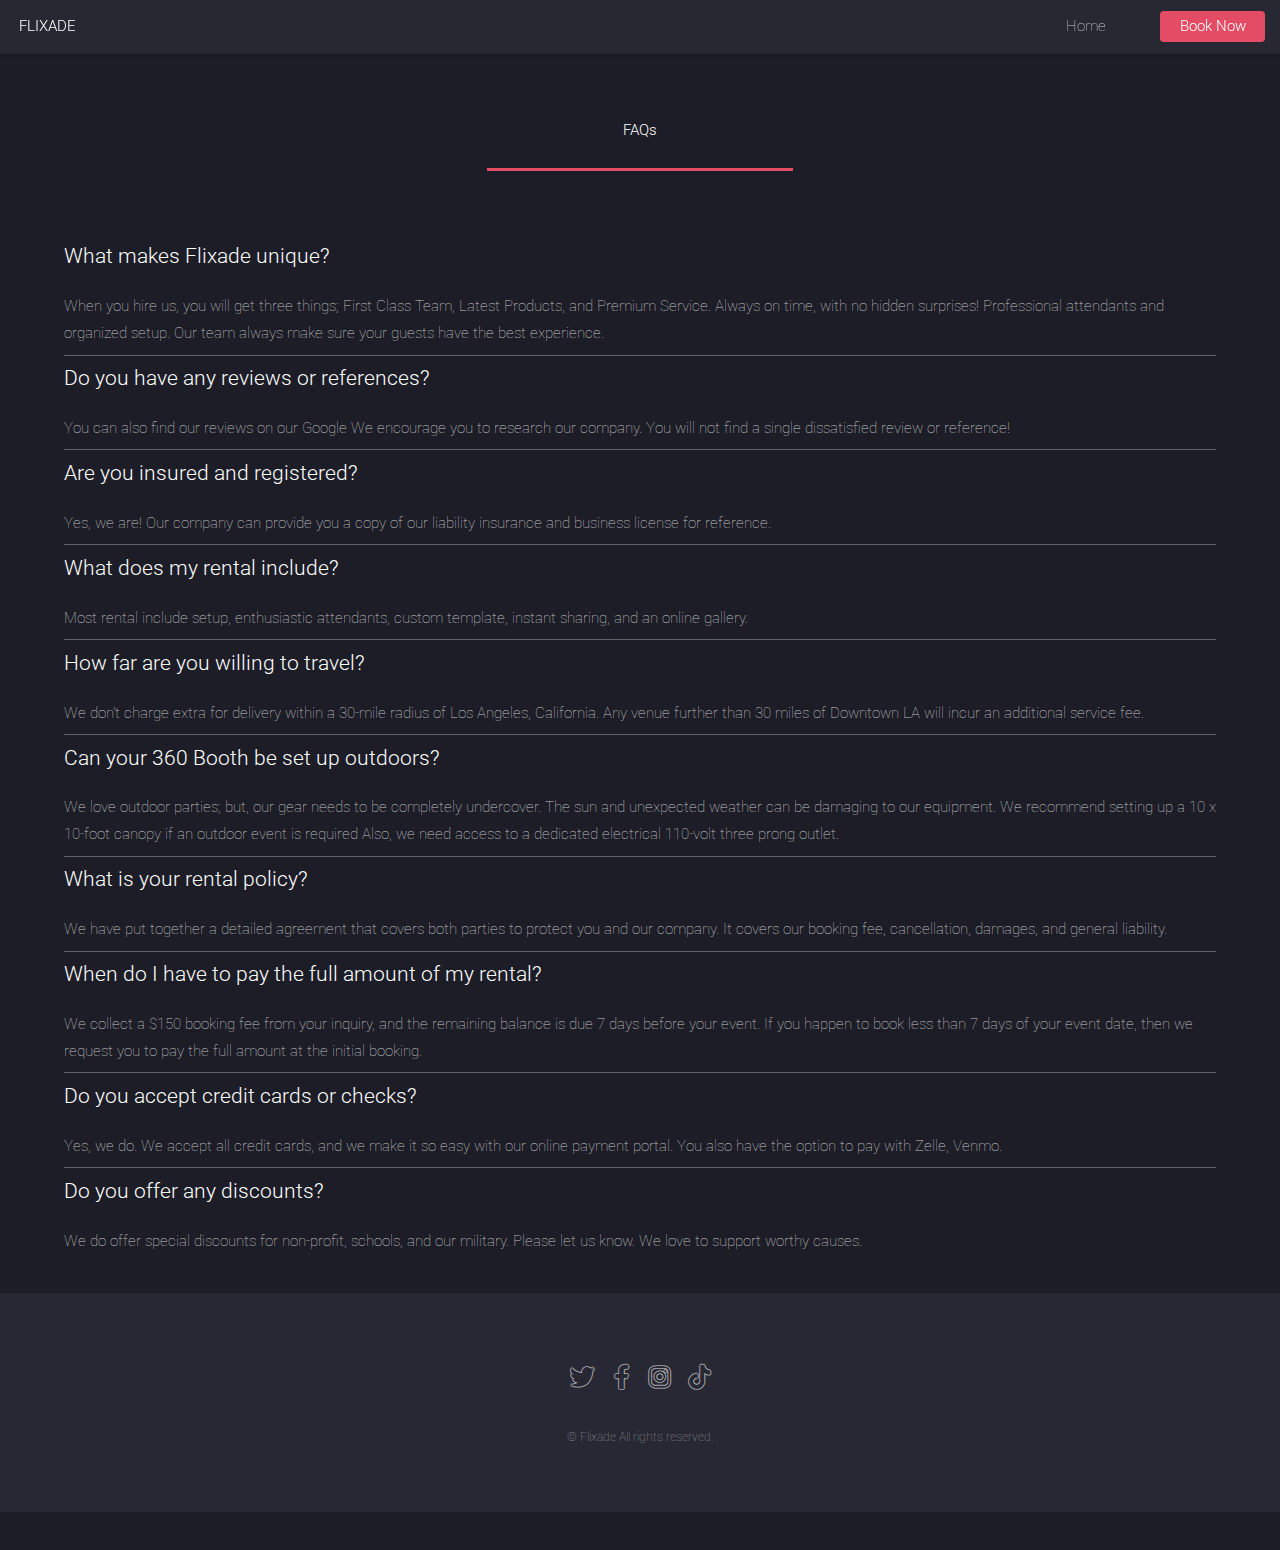
<file: FAQs.html>
<!DOCTYPE HTML>

<html>
	<head>
		<title>Flixade</title>
		<meta charset="utf-8" />
		<meta name="viewport" content="width=device-width, initial-scale=1, user-scalable=no" />
		<link rel="stylesheet" href="css/main.css" />
		<noscript><link rel="stylesheet" href="css/noscript.css" /></noscript>
	</head>
	<body class="is-preload">
		<div id="page-wrapper">

			<!-- Header -->
				<header id="header">
					<h1 id="logo"><a href="Home.html">FLIXADE</a></h1>
					<nav id="nav">
						<ul>
							<li><a href="Home.html">Home</a></li>
							<li>
							</li>
						<li><a href="https://flixade.checkcherry.com/reservation/start" class="button primary">Book Now</a></li>
						</ul>
					</nav>
				</header>

			<!-- Main -->
				<div id="main" class="wrapper style1">
					<div class="container">
						<header class="major">
							<h1>FAQs</h1>
						</header>
						<!-- Lists -->
							<section>
										<ul class="alt">
											<li><h3>What makes Flixade unique?</h3>When you hire us, you will get three things; First Class Team, Latest Products, and Premium Service. Always on time, with no hidden surprises! Professional attendants and organized setup. Our team always make sure your guests have the best experience.</li>
											<li><h3>Do you have any reviews or references?</h3>You can also find our reviews on our Google We encourage you to research our company. You will not find a single dissatisfied review or reference!</li>
											<li><h3>Are you insured and registered?</h3>Yes, we are! Our company can provide you a copy of our liability insurance and business license for reference.</li>
											<li><h3>What does my rental include?</h3>Most rental include setup, enthusiastic attendants, custom template, instant sharing, and an online gallery.</li>
										 <li><h3>How far are you willing to travel?</h3>We don’t charge extra for delivery within a 30-mile radius of Los Angeles, California. Any venue further than 30 miles of Downtown LA will incur an additional service fee.</li>
										<li><h3>Can your 360 Booth be set up outdoors?</h3>We love outdoor parties; but, our gear needs to be completely undercover. The sun and unexpected weather can be damaging to our equipment. We recommend setting up a 10 x 10-foot canopy if an outdoor event is required 
Also, we need access to a dedicated electrical 110-volt three prong outlet.</li>
									<li><h3>What is your rental policy?</h3>We have put together a detailed agreement that covers both parties to protect you and our company. It covers our booking fee, cancellation, damages, and general liability. 
</li>
			<li><h3>When do I have to pay the full amount of my rental?</h3>We collect a $150 booking fee from your inquiry, and the remaining balance is due 7 days before your event. If you happen to book less than 7 days of your event date, then we request you to pay the full amount at the initial booking. </li>
<li><h3>Do you accept credit cards or checks?</h3>Yes, we do. We accept all credit cards, and we make it so easy with our online payment portal. You also have the option to pay with Zelle, Venmo.</li>
<li><h3>Do you offer any discounts?</h3>We do offer special discounts for non-profit, schools, and our military. Please let us know. We love to support worthy causes.</li>
												</ul>

									</div>
			<!-- Footer -->
				<footer id="footer">
					<ul class="icons">
						<li><a href="https://twitter.com/bookflixade" class="icon brands alt fa-twitter"><span class="label">Twitter</span></a></li>
						<li><a href="https://facebook.com/bookflixade" class="icon brands alt fa-facebook-f"><span class="label">Facebook</span></a></li>
						<li><a href="https://instagram.com/bookflixade" class="icon brands alt fa-instagram"><span class="label">Instagram</span></a></li>
						<li><a href="https://tiktok.com/@bookflixade" class="icon brands alt fa-tiktok"><span class="label">Tiktok</span></a></li>
					</ul>
					<ul class="copyright">
						<li>&copy; Flixade All rights reserved.</li>
					</ul>
				</footer>

		</div>

		<!-- Scripts -->
			<script src="js/jquery.min.js"></script>
			<script src="js/jquery.scrolly.min.js"></script>
			<script src="js/jquery.dropotron.min.js"></script>
			<script src="js/jquery.scrollex.min.js"></script>
			<script src="js/browser.min.js"></script>
			<script src="js/breakpoints.min.js"></script>
			<script src="js/util.js"></script>
			<script src="js/main.js"></script>

	</body>
</html>
</file>
<file: css/noscript.css>
/*
	Landed by HTML5 UP
	html5up.net | @ajlkn
	Free for personal and commercial use under the CCA 3.0 license (html5up.net/license)
*/

/* Loader */

	body.landing.is-preload:before {
		display: none;
	}

	body.landing.is-preload:after {
		display: none;
	}
</file>
<file: css/main.css>
@import url("fontawesome-all.min.css");
@import url("https://fonts.googleapis.com/css?family=Roboto:100,300,100italic,300italic");

/*
	Landed by HTML5 UP
	html5up.net | @ajlkn
	Free for personal and commercial use under the CCA 3.0 license (html5up.net/license)
*/

html, body, div, span, applet, object,
iframe, h1, h2, h3, h4, h5, h6, p, blockquote,
pre, a, abbr, acronym, address, big, cite,
code, del, dfn, em, img, ins, kbd, q, s, samp,
small, strike, strong, sub, sup, tt, var, b,
u, i, center, dl, dt, dd, ol, ul, li, fieldset,
form, label, legend, table, caption, tbody,
tfoot, thead, tr, th, td, article, aside,
canvas, details, embed, figure, figcaption,
footer, header, hgroup, menu, nav, output, ruby,
section, summary, time, mark, audio, video {
	margin: 0;
	padding: 0;
	border: 0;
	font-size: 100%;
	font: inherit;
	vertical-align: baseline;}

article, aside, details, figcaption, figure,
footer, header, hgroup, menu, nav, section {
	display: block;}

body {
	line-height: 1;
}

ol, ul {
	list-style: none;
}

blockquote, q {
	quotes: none;
}

	blockquote:before, blockquote:after, q:before, q:after {
		content: '';
		content: none;
	}

table {
	border-collapse: collapse;
	border-spacing: 0;
}

body {
	-webkit-text-size-adjust: none;
}

mark {
	background-color: transparent;
	color: inherit;
}

input::-moz-focus-inner {
	border: 0;
	padding: 0;
}

input, select, textarea {
	-moz-appearance: none;
	-webkit-appearance: none;
	-ms-appearance: none;
	appearance: none;
}

/* Basic */

	html {
		box-sizing: border-box;
	}

	*, *:before, *:after {
		box-sizing: inherit;
	}

	html, body {
		background: #1c1d26;
	}

	body.is-preload *, body.is-preload *:before, body.is-preload *:after {
		-moz-animation: none !important;
		-webkit-animation: none !important;
		-ms-animation: none !important;
		animation: none !important;
		-moz-transition: none !important;
		-webkit-transition: none !important;
		-ms-transition: none !important;
		transition: none !important;
	}

	body, input, select, textarea {
		color: rgba(255, 255, 255, 0.75);
		font-family: "Roboto", Helvetica, sans-serif;
		font-size: 15pt;
		font-weight: 100;
		line-height: 1.75em;
	}

	a {
		-moz-transition: border-color 0.2s ease-in-out, color 0.2s ease-in-out;
		-webkit-transition: border-color 0.2s ease-in-out, color 0.2s ease-in-out;
		-ms-transition: border-color 0.2s ease-in-out, color 0.2s ease-in-out;
		transition: border-color 0.2s ease-in-out, color 0.2s ease-in-out;
		border-bottom: dotted 1px;
		color: #e44c65;
		text-decoration: none;
	}

		a:hover {
			color: #e44c65 !important;
			border-bottom-color: transparent;
		}

	strong, b {
		color: #ffffff;
		font-weight: 300;
	}

	em, i {
		font-style: italic;
	}

	p {
		margin: 0 0 2em 0;
	}

	h1, h2, h3, h4, h5, h6 {
		color: #ffffff;
		font-weight: 300;
		line-height: 1em;
		margin: 0 0 1em 0;
	}

		h1 a, h2 a, h3 a, h4 a, h5 a, h6 a {
			color: inherit;
			border: 0;
		}

	h2 {
		font-size: 2em;
		line-height: 1.5em;
		letter-spacing: -0.025em;
	}

	h3 {
		font-size: 1.35em;
		line-height: 1.5em;
	}

	h4 {
		font-size: 1.1em;
		line-height: 1.5em;
	}

	h5 {
		font-size: 0.9em;
		line-height: 1.5em;
	}

	h6 {
		font-size: 0.7em;
		line-height: 1.5em;
	}

	sub {
		font-size: 0.8em;
		position: relative;
		top: 0.5em;
	}

	sup {
		font-size: 0.8em;
		position: relative;
		top: -0.5em;
	}

	hr {
		border: 0;
		border-bottom: solid 1px rgba(255, 255, 255, 0.3);
		margin: 3em 0;
	}

		hr.major {
			margin: 4em 0;
		}

	blockquote {
		border-left: solid 4px rgba(255, 255, 255, 0.3);
		font-style: italic;
		margin: 0 0 2em 0;
		padding: 0.5em 0 0.5em 2em;
	}

	code {
		background: rgba(255, 255, 255, 0.075);
		border-radius: 4px;
		font-family: "Courier New", monospace;
		font-size: 0.9em;
		margin: 0 0.25em;
		padding: 0.25em 0.65em;
	}

	pre {
		-webkit-overflow-scrolling: touch;
		font-family: "Courier New", monospace;
		font-size: 0.9em;
		margin: 0 0 2em 0;
	}

		pre code {
			display: block;
			line-height: 1.75em;
			padding: 1em 1.5em;
			overflow-x: auto;
		}

	.align-left {
		text-align: left;
	}

	.align-center {
		text-align: center;
	}

	.align-right {
		text-align: right;
	}

/* Loader */

	@-moz-keyframes spinner-show {
		0% {
			opacity: 0;
		}

		100% {
			opacity: 1;
		}
	}

	@-webkit-keyframes spinner-show {
		0% {
			opacity: 0;
		}

		100% {
			opacity: 1;
		}
	}

	@-ms-keyframes spinner-show {
		0% {
			opacity: 0;
		}

		100% {
			opacity: 1;
		}
	}

	@keyframes spinner-show {
		0% {
			opacity: 0;
		}

		100% {
			opacity: 1;
		}
	}

	@-moz-keyframes spinner-hide {
		0% {
			color: rgba(255, 255, 255, 0.15);
			z-index: 100001;
			-moz-transform: scale(1) rotate(0deg);
			-webkit-transform: scale(1) rotate(0deg);
			-ms-transform: scale(1) rotate(0deg);
			transform: scale(1) rotate(0deg);
		}

		99% {
			color: #1c1d26;
			z-index: 100001;
			-moz-transform: scale(0.5) rotate(360deg);
			-webkit-transform: scale(0.5) rotate(360deg);
			-ms-transform: scale(0.5) rotate(360deg);
			transform: scale(0.5) rotate(360deg);
		}

		100% {
			color: #1c1d26;
			z-index: -1;
			-moz-transform: scale(0.5) rotate(360deg);
			-webkit-transform: scale(0.5) rotate(360deg);
			-ms-transform: scale(0.5) rotate(360deg);
			transform: scale(0.5) rotate(360deg);
		}
	}

	@-webkit-keyframes spinner-hide {
		0% {
			color: rgba(255, 255, 255, 0.15);
			z-index: 100001;
			-moz-transform: scale(1) rotate(0deg);
			-webkit-transform: scale(1) rotate(0deg);
			-ms-transform: scale(1) rotate(0deg);
			transform: scale(1) rotate(0deg);
		}

		99% {
			color: #1c1d26;
			z-index: 100001;
			-moz-transform: scale(0.5) rotate(360deg);
			-webkit-transform: scale(0.5) rotate(360deg);
			-ms-transform: scale(0.5) rotate(360deg);
			transform: scale(0.5) rotate(360deg);
		}

		100% {
			color: #1c1d26;
			z-index: -1;
			-moz-transform: scale(0.5) rotate(360deg);
			-webkit-transform: scale(0.5) rotate(360deg);
			-ms-transform: scale(0.5) rotate(360deg);
			transform: scale(0.5) rotate(360deg);
		}
	}

	@-ms-keyframes spinner-hide {
		0% {
			color: rgba(255, 255, 255, 0.15);
			z-index: 100001;
			-moz-transform: scale(1) rotate(0deg);
			-webkit-transform: scale(1) rotate(0deg);
			-ms-transform: scale(1) rotate(0deg);
			transform: scale(1) rotate(0deg);
		}

		99% {
			color: #1c1d26;
			z-index: 100001;
			-moz-transform: scale(0.5) rotate(360deg);
			-webkit-transform: scale(0.5) rotate(360deg);
			-ms-transform: scale(0.5) rotate(360deg);
			transform: scale(0.5) rotate(360deg);
		}

		100% {
			color: #1c1d26;
			z-index: -1;
			-moz-transform: scale(0.5) rotate(360deg);
			-webkit-transform: scale(0.5) rotate(360deg);
			-ms-transform: scale(0.5) rotate(360deg);
			transform: scale(0.5) rotate(360deg);
		}
	}

	@keyframes spinner-hide {
		0% {
			color: rgba(255, 255, 255, 0.15);
			z-index: 100001;
			-moz-transform: scale(1) rotate(0deg);
			-webkit-transform: scale(1) rotate(0deg);
			-ms-transform: scale(1) rotate(0deg);
			transform: scale(1) rotate(0deg);
		}

		99% {
			color: #1c1d26;
			z-index: 100001;
			-moz-transform: scale(0.5) rotate(360deg);
			-webkit-transform: scale(0.5) rotate(360deg);
			-ms-transform: scale(0.5) rotate(360deg);
			transform: scale(0.5) rotate(360deg);
		}

		100% {
			color: #1c1d26;
			z-index: -1;
			-moz-transform: scale(0.5) rotate(360deg);
			-webkit-transform: scale(0.5) rotate(360deg);
			-ms-transform: scale(0.5) rotate(360deg);
			transform: scale(0.5) rotate(360deg);
		}
	}

	@-moz-keyframes spinner-rotate {
		0% {
			-moz-transform: scale(1) rotate(0deg);
			-webkit-transform: scale(1) rotate(0deg);
			-ms-transform: scale(1) rotate(0deg);
			transform: scale(1) rotate(0deg);
		}

		100% {
			-moz-transform: scale(1) rotate(360deg);
			-webkit-transform: scale(1) rotate(360deg);
			-ms-transform: scale(1) rotate(360deg);
			transform: scale(1) rotate(360deg);
		}
	}

	@-webkit-keyframes spinner-rotate {
		0% {
			-moz-transform: scale(1) rotate(0deg);
			-webkit-transform: scale(1) rotate(0deg);
			-ms-transform: scale(1) rotate(0deg);
			transform: scale(1) rotate(0deg);
		}

		100% {
			-moz-transform: scale(1) rotate(360deg);
			-webkit-transform: scale(1) rotate(360deg);
			-ms-transform: scale(1) rotate(360deg);
			transform: scale(1) rotate(360deg);
		}
	}

	@-ms-keyframes spinner-rotate {
		0% {
			-moz-transform: scale(1) rotate(0deg);
			-webkit-transform: scale(1) rotate(0deg);
			-ms-transform: scale(1) rotate(0deg);
			transform: scale(1) rotate(0deg);
		}

		100% {
			-moz-transform: scale(1) rotate(360deg);
			-webkit-transform: scale(1) rotate(360deg);
			-ms-transform: scale(1) rotate(360deg);
			transform: scale(1) rotate(360deg);
		}
	}

	@keyframes spinner-rotate {
		0% {
			-moz-transform: scale(1) rotate(0deg);
			-webkit-transform: scale(1) rotate(0deg);
			-ms-transform: scale(1) rotate(0deg);
			transform: scale(1) rotate(0deg);
		}

		100% {
			-moz-transform: scale(1) rotate(360deg);
			-webkit-transform: scale(1) rotate(360deg);
			-ms-transform: scale(1) rotate(360deg);
			transform: scale(1) rotate(360deg);
		}
	}

	@-moz-keyframes overlay-hide {
		0% {
			opacity: 1;
			z-index: 100000;
		}

		15% {
			opacity: 1;
			z-index: 100000;
		}

		99% {
			opacity: 0;
			z-index: 100000;
		}

		100% {
			opacity: 0;
			z-index: -1;
		}
	}

	@-webkit-keyframes overlay-hide {
		0% {
			opacity: 1;
			z-index: 100000;
		}

		15% {
			opacity: 1;
			z-index: 100000;
		}

		99% {
			opacity: 0;
			z-index: 100000;
		}

		100% {
			opacity: 0;
			z-index: -1;
		}
	}

	@-ms-keyframes overlay-hide {
		0% {
			opacity: 1;
			z-index: 100000;
		}

		15% {
			opacity: 1;
			z-index: 100000;
		}

		99% {
			opacity: 0;
			z-index: 100000;
		}

		100% {
			opacity: 0;
			z-index: -1;
		}
	}

	@keyframes overlay-hide {
		0% {
			opacity: 1;
			z-index: 100000;
		}

		15% {
			opacity: 1;
			z-index: 100000;
		}

		99% {
			opacity: 0;
			z-index: 100000;
		}

		100% {
			opacity: 0;
			z-index: -1;
		}
	}

	body.landing {
		text-decoration: none;
	}

		body.landing:before {
			-moz-osx-font-smoothing: grayscale;
			-webkit-font-smoothing: antialiased;
			display: inline-block;
			font-style: normal;
			font-variant: normal;
			text-rendering: auto;
			line-height: 1;
			text-transform: none !important;
			font-family: 'Font Awesome 5 Free';
			font-weight: 900;
		}

		body.landing:before {
			-moz-animation: spinner-show 1.5s 1 0.25s ease forwards, spinner-hide 0.25s ease-in-out forwards !important;
			-webkit-animation: spinner-show 1.5s 1 0.25s ease forwards, spinner-hide 0.25s ease-in-out forwards !important;
			-ms-animation: spinner-show 1.5s 1 0.25s ease forwards, spinner-hide 0.25s ease-in-out forwards !important;
			animation: spinner-show 1.5s 1 0.25s ease forwards, spinner-hide 0.25s ease-in-out forwards !important;
			-moz-transform-origin: 50% 50%;
			-webkit-transform-origin: 50% 50%;
			-ms-transform-origin: 50% 50%;
			transform-origin: 50% 50%;
			color: rgba(255, 255, 255, 0.15);
			content: '\f1ce';
			cursor: default;
			display: block;
			font-size: 2em;
			height: 2em;
			left: 50%;
			line-height: 2em;
			margin: -1em 0 0 -1em;
			opacity: 0;
			position: fixed;
			text-align: center;
			top: 50%;
			width: 2em;
			z-index: -1;
		}

		body.landing:after {
			-moz-animation: overlay-hide 1.5s ease-in forwards !important;
			-webkit-animation: overlay-hide 1.5s ease-in forwards !important;
			-ms-animation: overlay-hide 1.5s ease-in forwards !important;
			animation: overlay-hide 1.5s ease-in forwards !important;
			background: #1c1d26;
			content: '';
			display: block;
			height: 100%;
			left: 0;
			opacity: 0;
			position: fixed;
			top: 0;
			width: 100%;
			z-index: -1;
		}

		body.landing.is-preload:before {
			-moz-animation: spinner-show 1.5s 1 0.25s ease forwards, spinner-rotate 0.75s infinite linear !important;
			-webkit-animation: spinner-show 1.5s 1 0.25s ease forwards, spinner-rotate 0.75s infinite linear !important;
			-ms-animation: spinner-show 1.5s 1 0.25s ease forwards, spinner-rotate 0.75s infinite linear !important;
			animation: spinner-show 1.5s 1 0.25s ease forwards, spinner-rotate 0.75s infinite linear !important;
			z-index: 100001;
		}

		body.landing.is-preload:after {
			-moz-animation: none !important;
			-webkit-animation: none !important;
			-ms-animation: none !important;
			animation: none !important;
			opacity: 1;
			z-index: 100000;
		}

	@media (-webkit-min-device-pixel-ratio: 2) {

		body.landing:before {
			line-height: 2.025em;
		}

	}

/* Container */

	.container {
		margin: 0 auto;
		max-width: calc(100% - 4em);
		width: 70em;
	}

		.container.xsmall {
			width: 17.5em;
		}

		.container.small {
			width: 35em;
		}

		.container.medium {
			width: 52.5em;
		}

		.container.large {
			width: 87.5em;
		}

		.container.xlarge {
			width: 105em;
		}

		.container.max {
			width: 100%;
		}

		@media screen and (max-width: 1280px) {

			.container {
				width: 90%;
				max-width: 100%;
			}

		}

		@media screen and (max-width: 980px) {

			.container {
				width: 100% !important;
			}

		}

/* Row */

	.row {
		display: flex;
		flex-wrap: wrap;
		box-sizing: border-box;
		align-items: stretch;
	}

		.row > * {
			box-sizing: border-box;
		}

		.row.gtr-uniform > * > :last-child {
			margin-bottom: 0;
		}

		.row.aln-left {
			justify-content: flex-start;
		}

		.row.aln-center {
			justify-content: center;
		}

		.row.aln-right {
			justify-content: flex-end;
		}

		.row.aln-top {
			align-items: flex-start;
		}

		.row.aln-middle {
			align-items: center;
		}

		.row.aln-bottom {
			align-items: flex-end;
		}

		.row > .imp {
			order: -1;
		}

		.row > .col-1 {
			width: 8.33333%;
		}

		.row > .off-1 {
			margin-left: 8.33333%;
		}

		.row > .col-2 {
			width: 16.66667%;
		}

		.row > .off-2 {
			margin-left: 16.66667%;
		}

		.row > .col-3 {
			width: 25%;
		}

		.row > .off-3 {
			margin-left: 25%;
		}

		.row > .col-4 {
			width: 33.33333%;
		}

		.row > .off-4 {
			margin-left: 33.33333%;
		}

		.row > .col-5 {
			width: 41.66667%;
		}

		.row > .off-5 {
			margin-left: 41.66667%;
		}

		.row > .col-6 {
			width: 50%;
		}

		.row > .off-6 {
			margin-left: 50%;
		}

		.row > .col-7 {
			width: 58.33333%;
		}

		.row > .off-7 {
			margin-left: 58.33333%;
		}

		.row > .col-8 {
			width: 66.66667%;
		}

		.row > .off-8 {
			margin-left: 66.66667%;
		}

		.row > .col-9 {
			width: 75%;
		}

		.row > .off-9 {
			margin-left: 75%;
		}

		.row > .col-10 {
			width: 83.33333%;
		}

		.row > .off-10 {
			margin-left: 83.33333%;
		}

		.row > .col-11 {
			width: 91.66667%;
		}

		.row > .off-11 {
			margin-left: 91.66667%;
		}

		.row > .col-12 {
			width: 100%;
		}

		.row > .off-12 {
			margin-left: 100%;
		}

		.row.gtr-0 {
			margin-top: 0;
			margin-left: 0em;
		}

			.row.gtr-0 > * {
				padding: 0 0 0 0em;
			}

			.row.gtr-0.gtr-uniform {
				margin-top: 0em;
			}

				.row.gtr-0.gtr-uniform > * {
					padding-top: 0em;
				}

		.row.gtr-25 {
			margin-top: 0;
			margin-left: -0.625em;
		}

			.row.gtr-25 > * {
				padding: 0 0 0 0.625em;
			}

			.row.gtr-25.gtr-uniform {
				margin-top: -0.625em;
			}

				.row.gtr-25.gtr-uniform > * {
					padding-top: 0.625em;
				}

		.row.gtr-50 {
			margin-top: 0;
			margin-left: -1.25em;
		}

			.row.gtr-50 > * {
				padding: 0 0 0 1.25em;
			}

			.row.gtr-50.gtr-uniform {
				margin-top: -1.25em;
			}

				.row.gtr-50.gtr-uniform > * {
					padding-top: 1.25em;
				}

		.row {
			margin-top: 0;
			margin-left: -2.5em;
		}

			.row > * {
				padding: 0 0 0 2.5em;
			}

			.row.gtr-uniform {
				margin-top: -2.5em;
			}

				.row.gtr-uniform > * {
					padding-top: 2.5em;
				}

		.row.gtr-150 {
			margin-top: 0;
			margin-left: -3.75em;
		}

			.row.gtr-150 > * {
				padding: 0 0 0 3.75em;
			}

			.row.gtr-150.gtr-uniform {
				margin-top: -3.75em;
			}

				.row.gtr-150.gtr-uniform > * {
					padding-top: 3.75em;
				}

		.row.gtr-200 {
			margin-top: 0;
			margin-left: -5em;
		}

			.row.gtr-200 > * {
				padding: 0 0 0 5em;
			}

			.row.gtr-200.gtr-uniform {
				margin-top: -5em;
			}

				.row.gtr-200.gtr-uniform > * {
					padding-top: 5em;
				}

		@media screen and (max-width: 1680px) {

			.row {
				display: flex;
				flex-wrap: wrap;
				box-sizing: border-box;
				align-items: stretch;
			}

				.row > * {
					box-sizing: border-box;
				}

				.row.gtr-uniform > * > :last-child {
					margin-bottom: 0;
				}

				.row.aln-left {
					justify-content: flex-start;
				}

				.row.aln-center {
					justify-content: center;
				}

				.row.aln-right {
					justify-content: flex-end;
				}

				.row.aln-top {
					align-items: flex-start;
				}

				.row.aln-middle {
					align-items: center;
				}

				.row.aln-bottom {
					align-items: flex-end;
				}

				.row > .imp-xlarge {
					order: -1;
				}

				.row > .col-1-xlarge {
					width: 8.33333%;
				}

				.row > .off-1-xlarge {
					margin-left: 8.33333%;
				}

				.row > .col-2-xlarge {
					width: 16.66667%;
				}

				.row > .off-2-xlarge {
					margin-left: 16.66667%;
				}

				.row > .col-3-xlarge {
					width: 25%;
				}

				.row > .off-3-xlarge {
					margin-left: 25%;
				}

				.row > .col-4-xlarge {
					width: 33.33333%;
				}

				.row > .off-4-xlarge {
					margin-left: 33.33333%;
				}

				.row > .col-5-xlarge {
					width: 41.66667%;
				}

				.row > .off-5-xlarge {
					margin-left: 41.66667%;
				}

				.row > .col-6-xlarge {
					width: 50%;
				}

				.row > .off-6-xlarge {
					margin-left: 50%;
				}

				.row > .col-7-xlarge {
					width: 58.33333%;
				}

				.row > .off-7-xlarge {
					margin-left: 58.33333%;
				}

				.row > .col-8-xlarge {
					width: 66.66667%;
				}

				.row > .off-8-xlarge {
					margin-left: 66.66667%;
				}

				.row > .col-9-xlarge {
					width: 75%;
				}

				.row > .off-9-xlarge {
					margin-left: 75%;
				}

				.row > .col-10-xlarge {
					width: 83.33333%;
				}

				.row > .off-10-xlarge {
					margin-left: 83.33333%;
				}

				.row > .col-11-xlarge {
					width: 91.66667%;
				}

				.row > .off-11-xlarge {
					margin-left: 91.66667%;
				}

				.row > .col-12-xlarge {
					width: 100%;
				}

				.row > .off-12-xlarge {
					margin-left: 100%;
				}

				.row.gtr-0 {
					margin-top: 0;
					margin-left: 0em;
				}

					.row.gtr-0 > * {
						padding: 0 0 0 0em;
					}

					.row.gtr-0.gtr-uniform {
						margin-top: 0em;
					}

						.row.gtr-0.gtr-uniform > * {
							padding-top: 0em;
						}

				.row.gtr-25 {
					margin-top: 0;
					margin-left: -0.625em;
				}

					.row.gtr-25 > * {
						padding: 0 0 0 0.625em;
					}

					.row.gtr-25.gtr-uniform {
						margin-top: -0.625em;
					}

						.row.gtr-25.gtr-uniform > * {
							padding-top: 0.625em;
						}

				.row.gtr-50 {
					margin-top: 0;
					margin-left: -1.25em;
				}

					.row.gtr-50 > * {
						padding: 0 0 0 1.25em;
					}

					.row.gtr-50.gtr-uniform {
						margin-top: -1.25em;
					}

						.row.gtr-50.gtr-uniform > * {
							padding-top: 1.25em;
						}

				.row {
					margin-top: 0;
					margin-left: -2.5em;
				}

					.row > * {
						padding: 0 0 0 2.5em;
					}

					.row.gtr-uniform {
						margin-top: -2.5em;
					}

						.row.gtr-uniform > * {
							padding-top: 2.5em;
						}

				.row.gtr-150 {
					margin-top: 0;
					margin-left: -3.75em;
				}

					.row.gtr-150 > * {
						padding: 0 0 0 3.75em;
					}

					.row.gtr-150.gtr-uniform {
						margin-top: -3.75em;
					}

						.row.gtr-150.gtr-uniform > * {
							padding-top: 3.75em;
						}

				.row.gtr-200 {
					margin-top: 0;
					margin-left: -5em;
				}

					.row.gtr-200 > * {
						padding: 0 0 0 5em;
					}

					.row.gtr-200.gtr-uniform {
						margin-top: -5em;
					}

						.row.gtr-200.gtr-uniform > * {
							padding-top: 5em;
						}

		}

		@media screen and (max-width: 1280px) {

			.row {
				display: flex;
				flex-wrap: wrap;
				box-sizing: border-box;
				align-items: stretch;
			}

				.row > * {
					box-sizing: border-box;
				}

				.row.gtr-uniform > * > :last-child {
					margin-bottom: 0;
				}

				.row.aln-left {
					justify-content: flex-start;
				}

				.row.aln-center {
					justify-content: center;
				}

				.row.aln-right {
					justify-content: flex-end;
				}

				.row.aln-top {
					align-items: flex-start;
				}

				.row.aln-middle {
					align-items: center;
				}

				.row.aln-bottom {
					align-items: flex-end;
				}

				.row > .imp-large {
					order: -1;
				}

				.row > .col-1-large {
					width: 8.33333%;
				}

				.row > .off-1-large {
					margin-left: 8.33333%;
				}

				.row > .col-2-large {
					width: 16.66667%;
				}

				.row > .off-2-large {
					margin-left: 16.66667%;
				}

				.row > .col-3-large {
					width: 25%;
				}

				.row > .off-3-large {
					margin-left: 25%;
				}

				.row > .col-4-large {
					width: 33.33333%;
				}

				.row > .off-4-large {
					margin-left: 33.33333%;
				}

				.row > .col-5-large {
					width: 41.66667%;
				}

				.row > .off-5-large {
					margin-left: 41.66667%;
				}

				.row > .col-6-large {
					width: 50%;
				}

				.row > .off-6-large {
					margin-left: 50%;
				}

				.row > .col-7-large {
					width: 58.33333%;
				}

				.row > .off-7-large {
					margin-left: 58.33333%;
				}

				.row > .col-8-large {
					width: 66.66667%;
				}

				.row > .off-8-large {
					margin-left: 66.66667%;
				}

				.row > .col-9-large {
					width: 75%;
				}

				.row > .off-9-large {
					margin-left: 75%;
				}

				.row > .col-10-large {
					width: 83.33333%;
				}

				.row > .off-10-large {
					margin-left: 83.33333%;
				}

				.row > .col-11-large {
					width: 91.66667%;
				}

				.row > .off-11-large {
					margin-left: 91.66667%;
				}

				.row > .col-12-large {
					width: 100%;
				}

				.row > .off-12-large {
					margin-left: 100%;
				}

				.row.gtr-0 {
					margin-top: 0;
					margin-left: 0em;
				}

					.row.gtr-0 > * {
						padding: 0 0 0 0em;
					}

					.row.gtr-0.gtr-uniform {
						margin-top: 0em;
					}

						.row.gtr-0.gtr-uniform > * {
							padding-top: 0em;
						}

				.row.gtr-25 {
					margin-top: 0;
					margin-left: -0.625em;
				}

					.row.gtr-25 > * {
						padding: 0 0 0 0.625em;
					}

					.row.gtr-25.gtr-uniform {
						margin-top: -0.625em;
					}

						.row.gtr-25.gtr-uniform > * {
							padding-top: 0.625em;
						}

				.row.gtr-50 {
					margin-top: 0;
					margin-left: -1.25em;
				}

					.row.gtr-50 > * {
						padding: 0 0 0 1.25em;
					}

					.row.gtr-50.gtr-uniform {
						margin-top: -1.25em;
					}

						.row.gtr-50.gtr-uniform > * {
							padding-top: 1.25em;
						}

				.row {
					margin-top: 0;
					margin-left: -2.5em;
				}

					.row > * {
						padding: 0 0 0 2.5em;
					}

					.row.gtr-uniform {
						margin-top: -2.5em;
					}

						.row.gtr-uniform > * {
							padding-top: 2.5em;
						}

				.row.gtr-150 {
					margin-top: 0;
					margin-left: -3.75em;
				}

					.row.gtr-150 > * {
						padding: 0 0 0 3.75em;
					}

					.row.gtr-150.gtr-uniform {
						margin-top: -3.75em;
					}

						.row.gtr-150.gtr-uniform > * {
							padding-top: 3.75em;
						}

				.row.gtr-200 {
					margin-top: 0;
					margin-left: -5em;
				}

					.row.gtr-200 > * {
						padding: 0 0 0 5em;
					}

					.row.gtr-200.gtr-uniform {
						margin-top: -5em;
					}

						.row.gtr-200.gtr-uniform > * {
							padding-top: 5em;
						}

		}

		@media screen and (max-width: 980px) {

			.row {
				display: flex;
				flex-wrap: wrap;
				box-sizing: border-box;
				align-items: stretch;
			}

				.row > * {
					box-sizing: border-box;
				}

				.row.gtr-uniform > * > :last-child {
					margin-bottom: 0;
				}

				.row.aln-left {
					justify-content: flex-start;
				}

				.row.aln-center {
					justify-content: center;
				}

				.row.aln-right {
					justify-content: flex-end;
				}

				.row.aln-top {
					align-items: flex-start;
				}

				.row.aln-middle {
					align-items: center;
				}

				.row.aln-bottom {
					align-items: flex-end;
				}

				.row > .imp-medium {
					order: -1;
				}

				.row > .col-1-medium {
					width: 8.33333%;
				}

				.row > .off-1-medium {
					margin-left: 8.33333%;
				}

				.row > .col-2-medium {
					width: 16.66667%;
				}

				.row > .off-2-medium {
					margin-left: 16.66667%;
				}

				.row > .col-3-medium {
					width: 25%;
				}

				.row > .off-3-medium {
					margin-left: 25%;
				}

				.row > .col-4-medium {
					width: 33.33333%;
				}

				.row > .off-4-medium {
					margin-left: 33.33333%;
				}

				.row > .col-5-medium {
					width: 41.66667%;
				}

				.row > .off-5-medium {
					margin-left: 41.66667%;
				}

				.row > .col-6-medium {
					width: 50%;
				}

				.row > .off-6-medium {
					margin-left: 50%;
				}

				.row > .col-7-medium {
					width: 58.33333%;
				}

				.row > .off-7-medium {
					margin-left: 58.33333%;
				}

				.row > .col-8-medium {
					width: 66.66667%;
				}

				.row > .off-8-medium {
					margin-left: 66.66667%;
				}

				.row > .col-9-medium {
					width: 75%;
				}

				.row > .off-9-medium {
					margin-left: 75%;
				}

				.row > .col-10-medium {
					width: 83.33333%;
				}

				.row > .off-10-medium {
					margin-left: 83.33333%;
				}

				.row > .col-11-medium {
					width: 91.66667%;
				}

				.row > .off-11-medium {
					margin-left: 91.66667%;
				}

				.row > .col-12-medium {
					width: 100%;
				}

				.row > .off-12-medium {
					margin-left: 100%;
				}

				.row.gtr-0 {
					margin-top: 0;
					margin-left: 0em;
				}

					.row.gtr-0 > * {
						padding: 0 0 0 0em;
					}

					.row.gtr-0.gtr-uniform {
						margin-top: 0em;
					}

						.row.gtr-0.gtr-uniform > * {
							padding-top: 0em;
						}

				.row.gtr-25 {
					margin-top: 0;
					margin-left: -0.625em;
				}

					.row.gtr-25 > * {
						padding: 0 0 0 0.625em;
					}

					.row.gtr-25.gtr-uniform {
						margin-top: -0.625em;
					}

						.row.gtr-25.gtr-uniform > * {
							padding-top: 0.625em;
						}

				.row.gtr-50 {
					margin-top: 0;
					margin-left: -1.25em;
				}

					.row.gtr-50 > * {
						padding: 0 0 0 1.25em;
					}

					.row.gtr-50.gtr-uniform {
						margin-top: -1.25em;
					}

						.row.gtr-50.gtr-uniform > * {
							padding-top: 1.25em;
						}

				.row {
					margin-top: 0;
					margin-left: -2.5em;
				}

					.row > * {
						padding: 0 0 0 2.5em;
					}

					.row.gtr-uniform {
						margin-top: -2.5em;
					}

						.row.gtr-uniform > * {
							padding-top: 2.5em;
						}

				.row.gtr-150 {
					margin-top: 0;
					margin-left: -3.75em;
				}

					.row.gtr-150 > * {
						padding: 0 0 0 3.75em;
					}

					.row.gtr-150.gtr-uniform {
						margin-top: -3.75em;
					}

						.row.gtr-150.gtr-uniform > * {
							padding-top: 3.75em;
						}

				.row.gtr-200 {
					margin-top: 0;
					margin-left: -5em;
				}

					.row.gtr-200 > * {
						padding: 0 0 0 5em;
					}

					.row.gtr-200.gtr-uniform {
						margin-top: -5em;
					}

						.row.gtr-200.gtr-uniform > * {
							padding-top: 5em;
						}

		}

		@media screen and (max-width: 736px) {

			.row {
				display: flex;
				flex-wrap: wrap;
				box-sizing: border-box;
				align-items: stretch;
			}

				.row > * {
					box-sizing: border-box;
				}

				.row.gtr-uniform > * > :last-child {
					margin-bottom: 0;
				}

				.row.aln-left {
					justify-content: flex-start;
				}

				.row.aln-center {
					justify-content: center;
				}

				.row.aln-right {
					justify-content: flex-end;
				}

				.row.aln-top {
					align-items: flex-start;
				}

				.row.aln-middle {
					align-items: center;
				}

				.row.aln-bottom {
					align-items: flex-end;
				}

				.row > .imp-small {
					order: -1;
				}

				.row > .col-1-small {
					width: 8.33333%;
				}

				.row > .off-1-small {
					margin-left: 8.33333%;
				}

				.row > .col-2-small {
					width: 16.66667%;
				}

				.row > .off-2-small {
					margin-left: 16.66667%;
				}

				.row > .col-3-small {
					width: 25%;
				}

				.row > .off-3-small {
					margin-left: 25%;
				}

				.row > .col-4-small {
					width: 33.33333%;
				}

				.row > .off-4-small {
					margin-left: 33.33333%;
				}

				.row > .col-5-small {
					width: 41.66667%;
				}

				.row > .off-5-small {
					margin-left: 41.66667%;
				}

				.row > .col-6-small {
					width: 50%;
				}

				.row > .off-6-small {
					margin-left: 50%;
				}

				.row > .col-7-small {
					width: 58.33333%;
				}

				.row > .off-7-small {
					margin-left: 58.33333%;
				}

				.row > .col-8-small {
					width: 66.66667%;
				}

				.row > .off-8-small {
					margin-left: 66.66667%;
				}

				.row > .col-9-small {
					width: 75%;
				}

				.row > .off-9-small {
					margin-left: 75%;
				}

				.row > .col-10-small {
					width: 83.33333%;
				}

				.row > .off-10-small {
					margin-left: 83.33333%;
				}

				.row > .col-11-small {
					width: 91.66667%;
				}

				.row > .off-11-small {
					margin-left: 91.66667%;
				}

				.row > .col-12-small {
					width: 100%;
				}

				.row > .off-12-small {
					margin-left: 100%;
				}

				.row.gtr-0 {
					margin-top: 0;
					margin-left: 0em;
				}

					.row.gtr-0 > * {
						padding: 0 0 0 0em;
					}

					.row.gtr-0.gtr-uniform {
						margin-top: 0em;
					}

						.row.gtr-0.gtr-uniform > * {
							padding-top: 0em;
						}

				.row.gtr-25 {
					margin-top: 0;
					margin-left: -0.625em;
				}

					.row.gtr-25 > * {
						padding: 0 0 0 0.625em;
					}

					.row.gtr-25.gtr-uniform {
						margin-top: -0.625em;
					}

						.row.gtr-25.gtr-uniform > * {
							padding-top: 0.625em;
						}

				.row.gtr-50 {
					margin-top: 0;
					margin-left: -1.25em;
				}

					.row.gtr-50 > * {
						padding: 0 0 0 1.25em;
					}

					.row.gtr-50.gtr-uniform {
						margin-top: -1.25em;
					}

						.row.gtr-50.gtr-uniform > * {
							padding-top: 1.25em;
						}

				.row {
					margin-top: 0;
					margin-left: -2.5em;
				}

					.row > * {
						padding: 0 0 0 2.5em;
					}

					.row.gtr-uniform {
						margin-top: -2.5em;
					}

						.row.gtr-uniform > * {
							padding-top: 2.5em;
						}

				.row.gtr-150 {
					margin-top: 0;
					margin-left: -3.75em;
				}

					.row.gtr-150 > * {
						padding: 0 0 0 3.75em;
					}

					.row.gtr-150.gtr-uniform {
						margin-top: -3.75em;
					}

						.row.gtr-150.gtr-uniform > * {
							padding-top: 3.75em;
						}

				.row.gtr-200 {
					margin-top: 0;
					margin-left: -5em;
				}

					.row.gtr-200 > * {
						padding: 0 0 0 5em;
					}

					.row.gtr-200.gtr-uniform {
						margin-top: -5em;
					}

						.row.gtr-200.gtr-uniform > * {
							padding-top: 5em;
						}

		}

		@media screen and (max-width: 480px) {

			.row {
				display: flex;
				flex-wrap: wrap;
				box-sizing: border-box;
				align-items: stretch;
			}

				.row > * {
					box-sizing: border-box;
				}

				.row.gtr-uniform > * > :last-child {
					margin-bottom: 0;
				}

				.row.aln-left {
					justify-content: flex-start;
				}

				.row.aln-center {
					justify-content: center;
				}

				.row.aln-right {
					justify-content: flex-end;
				}

				.row.aln-top {
					align-items: flex-start;
				}

				.row.aln-middle {
					align-items: center;
				}

				.row.aln-bottom {
					align-items: flex-end;
				}

				.row > .imp-xsmall {
					order: -1;
				}

				.row > .col-1-xsmall {
					width: 8.33333%;
				}

				.row > .off-1-xsmall {
					margin-left: 8.33333%;
				}

				.row > .col-2-xsmall {
					width: 16.66667%;
				}

				.row > .off-2-xsmall {
					margin-left: 16.66667%;
				}

				.row > .col-3-xsmall {
					width: 25%;
				}

				.row > .off-3-xsmall {
					margin-left: 25%;
				}

				.row > .col-4-xsmall {
					width: 33.33333%;
				}

				.row > .off-4-xsmall {
					margin-left: 33.33333%;
				}

				.row > .col-5-xsmall {
					width: 41.66667%;
				}

				.row > .off-5-xsmall {
					margin-left: 41.66667%;
				}

				.row > .col-6-xsmall {
					width: 50%;
				}

				.row > .off-6-xsmall {
					margin-left: 50%;
				}

				.row > .col-7-xsmall {
					width: 58.33333%;
				}

				.row > .off-7-xsmall {
					margin-left: 58.33333%;
				}

				.row > .col-8-xsmall {
					width: 66.66667%;
				}

				.row > .off-8-xsmall {
					margin-left: 66.66667%;
				}

				.row > .col-9-xsmall {
					width: 75%;
				}

				.row > .off-9-xsmall {
					margin-left: 75%;
				}

				.row > .col-10-xsmall {
					width: 83.33333%;
				}

				.row > .off-10-xsmall {
					margin-left: 83.33333%;
				}

				.row > .col-11-xsmall {
					width: 91.66667%;
				}

				.row > .off-11-xsmall {
					margin-left: 91.66667%;
				}

				.row > .col-12-xsmall {
					width: 100%;
				}

				.row > .off-12-xsmall {
					margin-left: 100%;
				}

				.row.gtr-0 {
					margin-top: 0;
					margin-left: 0em;
				}

					.row.gtr-0 > * {
						padding: 0 0 0 0em;
					}

					.row.gtr-0.gtr-uniform {
						margin-top: 0em;
					}

						.row.gtr-0.gtr-uniform > * {
							padding-top: 0em;
						}

				.row.gtr-25 {
					margin-top: 0;
					margin-left: -0.625em;
				}

					.row.gtr-25 > * {
						padding: 0 0 0 0.625em;
					}

					.row.gtr-25.gtr-uniform {
						margin-top: -0.625em;
					}

						.row.gtr-25.gtr-uniform > * {
							padding-top: 0.625em;
						}

				.row.gtr-50 {
					margin-top: 0;
					margin-left: -1.25em;
				}

					.row.gtr-50 > * {
						padding: 0 0 0 1.25em;
					}

					.row.gtr-50.gtr-uniform {
						margin-top: -1.25em;
					}

						.row.gtr-50.gtr-uniform > * {
							padding-top: 1.25em;
						}

				.row {
					margin-top: 0;
					margin-left: -2.5em;
				}

					.row > * {
						padding: 0 0 0 2.5em;
					}

					.row.gtr-uniform {
						margin-top: -2.5em;
					}

						.row.gtr-uniform > * {
							padding-top: 2.5em;
						}

				.row.gtr-150 {
					margin-top: 0;
					margin-left: -3.75em;
				}

					.row.gtr-150 > * {
						padding: 0 0 0 3.75em;
					}

					.row.gtr-150.gtr-uniform {
						margin-top: -3.75em;
					}

						.row.gtr-150.gtr-uniform > * {
							padding-top: 3.75em;
						}

				.row.gtr-200 {
					margin-top: 0;
					margin-left: -5em;
				}

					.row.gtr-200 > * {
						padding: 0 0 0 5em;
					}

					.row.gtr-200.gtr-uniform {
						margin-top: -5em;
					}

						.row.gtr-200.gtr-uniform > * {
							padding-top: 5em;
						}

		}

/* Section/Article */

	section.special, article.special {
		text-align: center;
	}

	header p {
		color: #ffffff;
		position: relative;
		margin: 0 0 1.5em 0;
	}

	header h2 + p {
		font-size: 1.25em;
		margin-top: -1em;
		line-height: 1.75em;
	}

	header h3 + p {
		font-size: 1.1em;
		margin-top: -0.8em;
		line-height: 1.75em;
	}

	header h4 + p,
	header h5 + p,
	header h6 + p {
		font-size: 0.9em;
		margin-top: -0.6em;
		line-height: 1.5em;
	}

	header.major {
		margin: 0 0 4em 0;
		position: relative;
		text-align: center;
	}

		header.major:after {
			background: #e44c65;
			content: '';
			display: inline-block;
			height: 0.2em;
			max-width: 20em;
			width: 75%;
		}

	footer.major {
		margin: 4em 0 0 0;
	}

/* Form */

	form {
		margin: 0 0 2em 0;
	}

		form.cta {
			max-width: 35em;
			margin-left: auto;
			margin-right: auto;
		}

	label {
		color: #ffffff;
		display: block;
		font-size: 0.9em;
		font-weight: 300;
		margin: 0 0 1em 0;
	}

	input[type="text"],
	input[type="password"],
	input[type="email"],
	select,
	textarea {
		-moz-appearance: none;
		-webkit-appearance: none;
		-ms-appearance: none;
		appearance: none;
		-moz-transition: border-color 0.2s ease-in-out;
		-webkit-transition: border-color 0.2s ease-in-out;
		-ms-transition: border-color 0.2s ease-in-out;
		transition: border-color 0.2s ease-in-out;
		background: transparent;
		border-radius: 4px;
		border: solid 1px rgba(255, 255, 255, 0.3);
		color: inherit;
		display: block;
		outline: 0;
		padding: 0 1em;
		text-decoration: none;
		width: 100%;
	}

		input[type="text"]:invalid,
		input[type="password"]:invalid,
		input[type="email"]:invalid,
		select:invalid,
		textarea:invalid {
			box-shadow: none;
		}

		input[type="text"]:focus,
		input[type="password"]:focus,
		input[type="email"]:focus,
		select:focus,
		textarea:focus {
			border-color: #e44c65;
		}

	select {
		background-image: url("data:image/svg+xml;charset=utf8,%3Csvg xmlns='http://www.w3.org/2000/svg' width='40' height='40' preserveAspectRatio='none' viewBox='0 0 40 40'%3E%3Cpath d='M9.4,12.3l10.4,10.4l10.4-10.4c0.2-0.2,0.5-0.4,0.9-0.4c0.3,0,0.6,0.1,0.9,0.4l3.3,3.3c0.2,0.2,0.4,0.5,0.4,0.9 c0,0.4-0.1,0.6-0.4,0.9L20.7,31.9c-0.2,0.2-0.5,0.4-0.9,0.4c-0.3,0-0.6-0.1-0.9-0.4L4.3,17.3c-0.2-0.2-0.4-0.5-0.4-0.9 c0-0.4,0.1-0.6,0.4-0.9l3.3-3.3c0.2-0.2,0.5-0.4,0.9-0.4S9.1,12.1,9.4,12.3z' fill='rgba(255, 255, 255, 0.3)' /%3E%3C/svg%3E");
		background-size: 1.25rem;
		background-repeat: no-repeat;
		background-position: calc(100% - 1rem) center;
		height: 3em;
		padding-right: 3em;
		text-overflow: ellipsis;
	}

		select option {
			color: #ffffff;
			background: #1c1d26;
		}

		select:focus::-ms-value {
			background-color: transparent;
		}

		select::-ms-expand {
			display: none;
		}

	input[type="text"],
	input[type="password"],
	input[type="email"],
	select {
		height: 3em;
	}

	textarea {
		padding: 0.75em 1em;
	}

	input[type="checkbox"],
	input[type="radio"] {
		-moz-appearance: none;
		-webkit-appearance: none;
		-ms-appearance: none;
		appearance: none;
		display: block;
		float: left;
		margin-right: -2em;
		opacity: 0;
		width: 1em;
		z-index: -1;
	}

		input[type="checkbox"] + label,
		input[type="radio"] + label {
			text-decoration: none;
			color: rgba(255, 255, 255, 0.75);
			cursor: pointer;
			display: inline-block;
			font-size: 1em;
			font-weight: 100;
			padding-left: 2.55em;
			padding-right: 0.75em;
			position: relative;
		}

			input[type="checkbox"] + label:before,
			input[type="radio"] + label:before {
				-moz-osx-font-smoothing: grayscale;
				-webkit-font-smoothing: antialiased;
				display: inline-block;
				font-style: normal;
				font-variant: normal;
				text-rendering: auto;
				line-height: 1;
				text-transform: none !important;
				font-family: 'Font Awesome 5 Free';
				font-weight: 900;
			}

			input[type="checkbox"] + label:before,
			input[type="radio"] + label:before {
				border-radius: 4px;
				border: solid 1px rgba(255, 255, 255, 0.3);
				content: '';
				display: inline-block;
				font-size: 0.8em;
				height: 2.25em;
				left: 0;
				line-height: 2.25em;
				position: absolute;
				text-align: center;
				top: 0;
				width: 2.25em;
			}

		input[type="checkbox"]:checked + label:before,
		input[type="radio"]:checked + label:before {
			background: rgba(255, 255, 255, 0.25);
			color: #ffffff;
			content: '\f00c';
		}

		input[type="checkbox"]:focus + label:before,
		input[type="radio"]:focus + label:before {
			border-color: #e44c65;
		}

	input[type="checkbox"] + label:before {
		border-radius: 4px;
	}

	input[type="radio"] + label:before {
		border-radius: 100%;
	}

	::-webkit-input-placeholder {
		color: rgba(255, 255, 255, 0.5) !important;
		opacity: 1.0;
	}

	:-moz-placeholder {
		color: rgba(255, 255, 255, 0.5) !important;
		opacity: 1.0;
	}

	::-moz-placeholder {
		color: rgba(255, 255, 255, 0.5) !important;
		opacity: 1.0;
	}

	:-ms-input-placeholder {
		color: rgba(255, 255, 255, 0.5) !important;
		opacity: 1.0;
	}

/* Box */

	.box {
		border-radius: 4px;
		border: solid 1px rgba(255, 255, 255, 0.3);
		margin-bottom: 2em;
		padding: 1.5em;
	}

		.box > :last-child,
		.box > :last-child > :last-child,
		.box > :last-child > :last-child > :last-child {
			margin-bottom: 0;
		}

		.box.alt {
			border: 0;
			border-radius: 0;
			padding: 0;
		}

/* Icon */

	.icon {
		text-decoration: none;
		border-bottom: none;
		position: relative;
	}

		.icon:before {
			-moz-osx-font-smoothing: grayscale;
			-webkit-font-smoothing: antialiased;
			display: inline-block;
			font-style: normal;
			font-variant: normal;
			text-rendering: auto;
			line-height: 1;
			text-transform: none !important;
			font-family: 'Font Awesome 5 Free';
			font-weight: 400;
		}

		.icon > .label {
			display: none;
		}

		.icon:before {
			line-height: inherit;
		}

		.icon.solid:before {
			font-weight: 900 !important;
		}

		.icon.brands:before {
			font-family: 'Font Awesome 5 Brands' !important;
		}

		.icon.alt {
			text-decoration: none;
		}

			.icon.alt:before {
				-moz-osx-font-smoothing: grayscale;
				-webkit-font-smoothing: antialiased;
				display: inline-block;
				font-style: normal;
				font-variant: normal;
				text-rendering: auto;
				line-height: 1;
				text-transform: none !important;
				font-family: 'Font Awesome 5 Free';
				font-weight: 400;
			}

			.icon.alt:before {
				color: #1c1d26 !important;
				text-shadow: 1px 0 0 #ffffff, -1px 0 0 #ffffff, 0 1px 0 #ffffff, 0 -1px 0 #ffffff;
			}

		.icon.major {
			background: #272833;
			border-radius: 100%;
			cursor: default;
			display: inline-block;
			height: 6em;
			line-height: 5.65em;
			margin: 0 0 2em 0;
			text-align: center;
			width: 6em;
		}

			.icon.major:before {
				font-size: 2.25em;
			}

			.icon.major.alt {
				text-decoration: none;
			}

				.icon.major.alt:before {
					-moz-osx-font-smoothing: grayscale;
					-webkit-font-smoothing: antialiased;
					display: inline-block;
					font-style: normal;
					font-variant: normal;
					text-rendering: auto;
					line-height: 1;
					text-transform: none !important;
					font-family: 'Font Awesome 5 Free';
					font-weight: 400;
				}

				.icon.major.alt:before {
					color: #272833 !important;
					text-shadow: 1px 0 0 #ffffff, -1px 0 0 #ffffff, 0 1px 0 #ffffff, 0 -1px 0 #ffffff;
				}

/* Image */

	.image {
		border-radius: 4px;
		border: 0;
		display: inline-block;
		position: relative;
		overflow: hidden;
	}

		.image:before {
			content: '';
			display: block;
			position: absolute;
			left: 0;
			top: 0;
			background-image: url("images/overlay.png");
			width: 100%;
			height: 100%;
			z-index: 1;
		}

		.image img {
			border-radius: 4px;
			display: block;
		}

		.image.left {
			float: left;
			margin: 0 1.5em 1em 0;
			top: 0.25em;
		}

		.image.right {
			float: right;
			margin: 0 0 1em 1.5em;
			top: 0.25em;
		}

		.image.left, .image.right {
			max-width: 40%;
		}

			.image.left img, .image.right img {
				width: 100%;
			}

		.image.fit {
			display: block;
			margin: 0 0 2em 0;
			width: 100%;
		}

			.image.fit img {
				width: 100%;
			}

/* List */

	ol {
		list-style: decimal;
		margin: 0 0 2em 0;
		padding-left: 1.25em;
	}

		ol li {
			padding-left: 0.25em;
		}

	ul {
		list-style: disc;
		margin: 0 0 2em 0;
		padding-left: 1em;
	}

		ul li {
			padding-left: 0.5em;
		}

		ul.alt {
			list-style: none;
			padding-left: 0;
		}

			ul.alt li {
				border-top: solid 1px rgba(255, 255, 255, 0.3);
				padding: 0.5em 0;
			}

				ul.alt li:first-child {
					border-top: 0;
					padding-top: 0;
				}

	dl {
		margin: 0 0 2em 0;
	}

/* Icons */

	ul.icons {
		cursor: default;
		list-style: none;
		padding-left: 0;
	}

		ul.icons li {
			display: inline-block;
			height: 2.5em;
			line-height: 2.5em;
			padding: 0 0.5em;
		}

			ul.icons li .icon {
				font-size: 0.8em;
			}

				ul.icons li .icon:before {
					font-size: 2em;
				}

/* Actions */

	ul.actions {
		display: -moz-flex;
		display: -webkit-flex;
		display: -ms-flex;
		display: flex;
		cursor: default;
		list-style: none;
		margin-left: -1em;
		padding-left: 0;
	}

		ul.actions li {
			padding: 0 0 0 1em;
			vertical-align: middle;
		}

		ul.actions.special {
			-moz-justify-content: center;
			-webkit-justify-content: center;
			-ms-justify-content: center;
			justify-content: center;
			width: 100%;
			margin-left: 0;
		}

			ul.actions.special li:first-child {
				padding-left: 0;
			}

		ul.actions.stacked {
			-moz-flex-direction: column;
			-webkit-flex-direction: column;
			-ms-flex-direction: column;
			flex-direction: column;
			margin-left: 0;
		}

			ul.actions.stacked li {
				padding: 1.3em 0 0 0;
			}

				ul.actions.stacked li:first-child {
					padding-top: 0;
				}

		ul.actions.fit {
			width: calc(100% + 1em);
		}

			ul.actions.fit li {
				-moz-flex-grow: 1;
				-webkit-flex-grow: 1;
				-ms-flex-grow: 1;
				flex-grow: 1;
				-moz-flex-shrink: 1;
				-webkit-flex-shrink: 1;
				-ms-flex-shrink: 1;
				flex-shrink: 1;
				width: 100%;
			}

				ul.actions.fit li > * {
					width: 100%;
				}

			ul.actions.fit.stacked {
				width: 100%;
			}

		@media screen and (max-width: 480px) {

			ul.actions:not(.fixed) {
				-moz-flex-direction: column;
				-webkit-flex-direction: column;
				-ms-flex-direction: column;
				flex-direction: column;
				margin-left: 0;
				width: 100% !important;
			}

				ul.actions:not(.fixed) li {
					-moz-flex-grow: 1;
					-webkit-flex-grow: 1;
					-ms-flex-grow: 1;
					flex-grow: 1;
					-moz-flex-shrink: 1;
					-webkit-flex-shrink: 1;
					-ms-flex-shrink: 1;
					flex-shrink: 1;
					padding: 1em 0 0 0;
					text-align: center;
					width: 100%;
				}

					ul.actions:not(.fixed) li > * {
						width: 100%;
					}

					ul.actions:not(.fixed) li:first-child {
						padding-top: 0;
					}

					ul.actions:not(.fixed) li input[type="submit"],
					ul.actions:not(.fixed) li input[type="reset"],
					ul.actions:not(.fixed) li input[type="button"],
					ul.actions:not(.fixed) li button,
					ul.actions:not(.fixed) li .button {
						width: 100%;
					}

						ul.actions:not(.fixed) li input[type="submit"].icon:before,
						ul.actions:not(.fixed) li input[type="reset"].icon:before,
						ul.actions:not(.fixed) li input[type="button"].icon:before,
						ul.actions:not(.fixed) li button.icon:before,
						ul.actions:not(.fixed) li .button.icon:before {
							margin-left: -0.5em;
						}

		}

/* Table */

	.table-wrapper {
		-webkit-overflow-scrolling: touch;
		overflow-x: auto;
	}

	table {
		margin: 0 0 2em 0;
		width: 100%;
	}

		table tbody tr {
			border: solid 1px rgba(255, 255, 255, 0.3);
			border-left: 0;
			border-right: 0;
		}

			table tbody tr:nth-child(2n + 1) {
				background-color: rgba(255, 255, 255, 0.075);
			}

		table td {
			padding: 0.75em 0.75em;
		}

		table th {
			color: #ffffff;
			font-size: 0.9em;
			font-weight: 300;
			padding: 0 0.75em 0.75em 0.75em;
			text-align: left;
		}

		table thead {
			border-bottom: solid 1px rgba(255, 255, 255, 0.3);
		}

		table tfoot {
			border-top: solid 1px rgba(255, 255, 255, 0.3);
		}

		table.alt {
			border-collapse: separate;
		}

			table.alt tbody tr td {
				border: solid 1px rgba(255, 255, 255, 0.3);
				border-left-width: 0;
				border-top-width: 0;
			}

				table.alt tbody tr td:first-child {
					border-left-width: 1px;
				}

			table.alt tbody tr:first-child td {
				border-top-width: 1px;
			}

			table.alt thead {
				border-bottom: 0;
			}

			table.alt tfoot {
				border-top: 0;
			}

/* Button */

	input[type="submit"],
	input[type="reset"],
	input[type="button"],
	.button {
		-moz-appearance: none;
		-webkit-appearance: none;
		-ms-appearance: none;
		appearance: none;
		-moz-transition: background-color 0.2s ease-in-out, color 0.2s ease-in-out, box-shadow 0.2s ease-in-out;
		-webkit-transition: background-color 0.2s ease-in-out, color 0.2s ease-in-out, box-shadow 0.2s ease-in-out;
		-ms-transition: background-color 0.2s ease-in-out, color 0.2s ease-in-out, box-shadow 0.2s ease-in-out;
		transition: background-color 0.2s ease-in-out, color 0.2s ease-in-out, box-shadow 0.2s ease-in-out;
		background-color: transparent;
		border-radius: 4px;
		border: 0;
		box-shadow: inset 0 0 0 1px rgba(255, 255, 255, 0.3);
		color: #ffffff !important;
		cursor: pointer;
		display: inline-block;
		font-weight: 300;
		height: 3em;
		line-height: 3em;
		padding: 0 2.25em;
		text-align: center;
		text-decoration: none;
		white-space: nowrap;
	}

		input[type="submit"]:hover, input[type="submit"]:active,
		input[type="reset"]:hover,
		input[type="reset"]:active,
		input[type="button"]:hover,
		input[type="button"]:active,
		.button:hover,
		.button:active {
			box-shadow: inset 0 0 0 1px #e44c65;
			color: #e44c65 !important;
		}

		input[type="submit"]:active,
		input[type="reset"]:active,
		input[type="button"]:active,
		.button:active {
			background-color: rgba(228, 76, 101, 0.15);
		}

		input[type="submit"].icon:before,
		input[type="reset"].icon:before,
		input[type="button"].icon:before,
		.button.icon:before {
			margin-right: 0.5em;
		}

		input[type="submit"].fit,
		input[type="reset"].fit,
		input[type="button"].fit,
		.button.fit {
			width: 100%;
		}

		input[type="submit"].small,
		input[type="reset"].small,
		input[type="button"].small,
		.button.small {
			font-size: 0.8em;
		}

		input[type="submit"].large,
		input[type="reset"].large,
		input[type="button"].large,
		.button.large {
			font-size: 1.35em;
		}

		input[type="submit"].primary,
		input[type="reset"].primary,
		input[type="button"].primary,
		.button.primary {
			background-color: #e44c65;
			box-shadow: none;
			color: #ffffff !important;
		}

			input[type="submit"].primary:hover,
			input[type="reset"].primary:hover,
			input[type="button"].primary:hover,
			.button.primary:hover {
				background-color: #e76278;
			}

			input[type="submit"].primary:active,
			input[type="reset"].primary:active,
			input[type="button"].primary:active,
			.button.primary:active {
				background-color: #e13652;
			}

		input[type="submit"].disabled, input[type="submit"]:disabled,
		input[type="reset"].disabled,
		input[type="reset"]:disabled,
		input[type="button"].disabled,
		input[type="button"]:disabled,
		.button.disabled,
		.button:disabled {
			background-color: rgba(255, 255, 255, 0.3) !important;
			box-shadow: none !important;
			color: #ffffff !important;
			cursor: default;
			opacity: 0.25;
		}

/* Goto Next */

	.goto-next {
		border: 0;
		bottom: 0;
		display: block;
		height: 5em;
		left: 50%;
		margin: 0 0 0 -5em;
		overflow: hidden;
		position: absolute;
		text-indent: 10em;
		white-space: nowrap;
		width: 10em;
		z-index: 1;
	}

		.goto-next:before {
			background-image: url("images/arrow.svg");
			background-position: center center;
			background-repeat: no-repeat;
			background-size: contain;
			content: '';
			display: block;
			height: 1.5em;
			left: 50%;
			margin: -0.75em 0 0 -1em;
			position: absolute;
			top: 50%;
			width: 2em;
			z-index: 1;
		}

/* Spotlight */

	.spotlight {
		background-attachment: fixed;
		background-position: center center;
		background-size: cover;
		box-shadow: 0 0.25em 0.5em 0 rgba(0, 0, 0, 0.25);
		height: 100vh;
		overflow: hidden;
		position: relative;
	}

		.spotlight:nth-last-of-type(1) {
			z-index: 1;
		}

		.spotlight:nth-last-of-type(2) {
			z-index: 2;
		}

		.spotlight:nth-last-of-type(3) {
			z-index: 3;
		}

		.spotlight:nth-last-of-type(4) {
			z-index: 4;
		}

		.spotlight:nth-last-of-type(5) {
			z-index: 5;
		}

		.spotlight:nth-last-of-type(6) {
			z-index: 6;
		}

		.spotlight:nth-last-of-type(7) {
			z-index: 7;
		}

		.spotlight:nth-last-of-type(8) {
			z-index: 8;
		}

		.spotlight:nth-last-of-type(9) {
			z-index: 9;
		}

		.spotlight:nth-last-of-type(10) {
			z-index: 10;
		}

		.spotlight:nth-last-of-type(11) {
			z-index: 11;
		}

		.spotlight:nth-last-of-type(12) {
			z-index: 12;
		}

		.spotlight:nth-last-of-type(13) {
			z-index: 13;
		}

		.spotlight:nth-last-of-type(14) {
			z-index: 14;
		}

		.spotlight:nth-last-of-type(15) {
			z-index: 15;
		}

		.spotlight:nth-last-of-type(16) {
			z-index: 16;
		}

		.spotlight:nth-last-of-type(17) {
			z-index: 17;
		}

		.spotlight:nth-last-of-type(18) {
			z-index: 18;
		}

		.spotlight:nth-last-of-type(19) {
			z-index: 19;
		}

		.spotlight:nth-last-of-type(20) {
			z-index: 20;
		}

		.spotlight:before {
			background-image: url("images/overlay.png");
			content: '';
			display: block;
			height: 100%;
			left: 0;
			top: 0;
			width: 100%;
		}

		.spotlight .image.main {
			display: none;
		}

			.spotlight .image.main img {
				position: relative;
			}

		.spotlight .content {
			-moz-transform: translate(0,0);
			-webkit-transform: translate(0,0);
			-ms-transform: translate(0,0);
			transform: translate(0,0);
			-moz-transition: -moz-transform 1s ease, opacity 1s ease;
			-webkit-transition: -webkit-transform 1s ease, opacity 1s ease;
			-ms-transition: -ms-transform 1s ease, opacity 1s ease;
			transition: transform 1s ease, opacity 1s ease;
			background: rgba(23, 24, 32, 0.95);
			border-style: solid;
			opacity: 1;
			position: absolute;
		}

		.spotlight .goto-next {
			-moz-transform: translate(0,0);
			-webkit-transform: translate(0,0);
			-ms-transform: translate(0,0);
			transform: translate(0,0);
			-moz-transition: -moz-transform 0.75s ease, opacity 1s ease-in;
			-webkit-transition: -webkit-transform 0.75s ease, opacity 1s ease-in;
			-ms-transition: -ms-transform 0.75s ease, opacity 1s ease-in;
			transition: transform 0.75s ease, opacity 1s ease-in;
			-moz-transition-delay: 0.5s;
			-webkit-transition-delay: 0.5s;
			-ms-transition-delay: 0.5s;
			transition-delay: 0.5s;
			opacity: 1;
		}

		.spotlight.top .content, .spotlight.bottom .content {
			left: 0;
			padding: 5.1em 0 3.1em 0;
			width: 100%;
		}

		.spotlight.top .content {
			border-bottom-width: 0.35em;
			top: 0;
		}

		.spotlight.bottom .content {
			border-top-width: 0.35em;
			bottom: 0;
		}

		.spotlight.left .content, .spotlight.right .content {
			height: 101%;
			padding: 6em 3em;
			top: 0;
			width: 28em;
		}

		.spotlight.left .content {
			border-right-width: 0.35em;
			left: 0;
		}

		.spotlight.right .content {
			border-left-width: 0.35em;
			right: 0;
		}

		.spotlight.style1 .content {
			border-color: #e44c65;
		}

		.spotlight.style2 .content {
			border-color: #5480f1;
		}

		.spotlight.style3 .content {
			border-color: #39c088;
		}

		.spotlight.inactive .content {
			opacity: 0;
		}

		.spotlight.inactive .goto-next {
			-moz-transform: translate(0,1.5em);
			-webkit-transform: translate(0,1.5em);
			-ms-transform: translate(0,1.5em);
			transform: translate(0,1.5em);
			opacity: 0;
		}

		.spotlight.inactive.top .content {
			-moz-transform: translate(0,-5em);
			-webkit-transform: translate(0,-5em);
			-ms-transform: translate(0,-5em);
			transform: translate(0,-5em);
		}

		.spotlight.inactive.bottom .content {
			-moz-transform: translate(0,5em);
			-webkit-transform: translate(0,5em);
			-ms-transform: translate(0,5em);
			transform: translate(0,5em);
		}

		.spotlight.inactive.left .content {
			-moz-transform: translate(-5em,0);
			-webkit-transform: translate(-5em,0);
			-ms-transform: translate(-5em,0);
			transform: translate(-5em,0);
		}

		.spotlight.inactive.right .content {
			-moz-transform: translate(5em,0);
			-webkit-transform: translate(5em,0);
			-ms-transform: translate(5em,0);
			transform: translate(5em,0);
		}

	body.is-touch .spotlight {
		background-attachment: scroll;
	}

/* Wrapper */

	.wrapper {
		padding: 6em 0 4em 0;
	}

		.wrapper.style2 {
			background: #e44c65;
		}

			.wrapper.style2 input[type="text"]:focus,
			.wrapper.style2 input[type="password"]:focus,
			.wrapper.style2 input[type="email"]:focus,
			.wrapper.style2 select:focus,
			.wrapper.style2 textarea:focus {
				border-color: rgba(255, 255, 255, 0.5);
			}

			.wrapper.style2 input[type="submit"]:hover, .wrapper.style2 input[type="submit"]:active,
			.wrapper.style2 input[type="reset"]:hover,
			.wrapper.style2 input[type="reset"]:active,
			.wrapper.style2 input[type="button"]:hover,
			.wrapper.style2 input[type="button"]:active,
			.wrapper.style2 .button:hover,
			.wrapper.style2 .button:active {
				background-color: rgba(255, 255, 255, 0.075) !important;
				box-shadow: inset 0 0 0 1px rgba(255, 255, 255, 0.5) !important;
				color: #ffffff !important;
			}

			.wrapper.style2 input[type="submit"]:active,
			.wrapper.style2 input[type="reset"]:active,
			.wrapper.style2 input[type="button"]:active,
			.wrapper.style2 .button:active {
				background-color: rgba(255, 255, 255, 0.25) !important;
			}

			.wrapper.style2 input[type="submit"].primary,
			.wrapper.style2 input[type="reset"].primary,
			.wrapper.style2 input[type="button"].primary,
			.wrapper.style2 .button.primary {
				background-color: #ffffff;
				color: #e44c65 !important;
			}

				.wrapper.style2 input[type="submit"].primary:hover, .wrapper.style2 input[type="submit"].primary:active,
				.wrapper.style2 input[type="reset"].primary:hover,
				.wrapper.style2 input[type="reset"].primary:active,
				.wrapper.style2 input[type="button"].primary:hover,
				.wrapper.style2 input[type="button"].primary:active,
				.wrapper.style2 .button.primary:hover,
				.wrapper.style2 .button.primary:active {
					background-color: rgba(255, 255, 255, 0.075) !important;
					box-shadow: inset 0 0 0 1px rgba(255, 255, 255, 0.5) !important;
					color: #ffffff !important;
				}

				.wrapper.style2 input[type="submit"].primary:active,
				.wrapper.style2 input[type="reset"].primary:active,
				.wrapper.style2 input[type="button"].primary:active,
				.wrapper.style2 .button.primary:active {
					background-color: rgba(255, 255, 255, 0.25) !important;
				}

		.wrapper.fade-down > .container {
			-moz-transform: translate(0,0);
			-webkit-transform: translate(0,0);
			-ms-transform: translate(0,0);
			transform: translate(0,0);
			-moz-transition: -moz-transform 1s ease, opacity 1s ease;
			-webkit-transition: -webkit-transform 1s ease, opacity 1s ease;
			-ms-transition: -ms-transform 1s ease, opacity 1s ease;
			transition: transform 1s ease, opacity 1s ease;
			opacity: 1;
		}

		.wrapper.fade-down.inactive > .container {
			-moz-transform: translate(0,-1em);
			-webkit-transform: translate(0,-1em);
			-ms-transform: translate(0,-1em);
			transform: translate(0,-1em);
			opacity: 0;
		}

		.wrapper.fade-up > .container {
			-moz-transform: translate(0,0);
			-webkit-transform: translate(0,0);
			-ms-transform: translate(0,0);
			transform: translate(0,0);
			-moz-transition: -moz-transform 1s ease, opacity 1s ease;
			-webkit-transition: -webkit-transform 1s ease, opacity 1s ease;
			-ms-transition: -ms-transform 1s ease, opacity 1s ease;
			transition: transform 1s ease, opacity 1s ease;
			opacity: 1;
		}

		.wrapper.fade-up.inactive > .container {
			-moz-transform: translate(0,1em);
			-webkit-transform: translate(0,1em);
			-ms-transform: translate(0,1em);
			transform: translate(0,1em);
			opacity: 0;
		}

		.wrapper.fade > .container {
			-moz-transition: opacity 1s ease;
			-webkit-transition: opacity 1s ease;
			-ms-transition: opacity 1s ease;
			transition: opacity 1s ease;
			opacity: 1;
		}

		.wrapper.fade.inactive > .container {
			opacity: 0;
		}

/* Dropotron */

	.dropotron {
		background: rgba(39, 40, 51, 0.965);
		border-radius: 4px;
		box-shadow: 0 0.075em 0.35em 0 rgba(0, 0, 0, 0.125);
		list-style: none;
		margin-top: calc(-0.25em + 1px);
		min-width: 12em;
		padding: 0.25em 0;
	}

		.dropotron > li {
			border-top: solid 1px rgba(255, 255, 255, 0.035);
			padding: 0;
		}

			.dropotron > li a, .dropotron > li span {
				border: 0;
				color: rgba(255, 255, 255, 0.75);
				display: block;
				padding: 0.1em 1em;
				text-decoration: none;
			}

			.dropotron > li:first-child {
				border-top: 0;
			}

			.dropotron > li.active > a, .dropotron > li.active > span {
				color: #e44c65;
			}

		.dropotron.level-0 {
			font-size: 0.8em;
			margin-top: 1em;
		}

			.dropotron.level-0:before {
				-moz-transform: rotate(45deg);
				-webkit-transform: rotate(45deg);
				-ms-transform: rotate(45deg);
				transform: rotate(45deg);
				background: #272833;
				content: '';
				display: block;
				height: 1em;
				position: absolute;
				right: 1.5em;
				top: -0.5em;
				width: 1em;
			}

	body.landing .dropotron.level-0 {
		margin-top: 0;
	}

/* Header */

	#page-wrapper {
		padding-top: 3.5em;
	}

	#header {
		background: rgba(39, 40, 51, 0.965);
		box-shadow: 0 0 0.25em 0 rgba(0, 0, 0, 0.25);
		cursor: default;
		height: 3.5em;
		left: 0;
		line-height: 3.5em;
		position: fixed;
		top: 0;
		width: 100%;
		z-index: 100;
	}

		#header h1 {
			height: inherit;
			left: 1.25em;
			line-height: inherit;
			margin: 0;
			position: absolute;
			top: 0;
		}

		#header nav {
			position: absolute;
			right: 1em;
			top: 0;
		}

			#header nav ul {
				margin: 0;
			}

				#header nav ul li {
					display: inline-block;
					margin-left: 1em;
				}

					#header nav ul li a, #header nav ul li span {
						border: 0;
						color: inherit;
						display: inline-block;
						height: inherit;
						line-height: inherit;
						outline: 0;
					}

						#header nav ul li a.button, #header nav ul li span.button {
							height: 2em;
							line-height: 2em;
							padding: 0 1.25em;
						}

						#header nav ul li a:not(.button):before, #header nav ul li span:not(.button):before {
							margin-right: 0.5em;
						}

					#header nav ul li.active > a, #header nav ul li.active > span {
						color: #e44c65;
					}

					#header nav ul li > ul {
						display: none;
					}

	body.landing #page-wrapper {
		padding-top: 0;
	}

	body.landing #header {
		background: transparent;
		box-shadow: none;
		position: absolute;
	}

/* Banner */

	#banner {
		background-attachment: fixed;
		background-color: #272833;
		background-image: url("../../images/banner.jpg");
		background-position: center center;
		background-size: cover;
		box-shadow: 0 0.25em 0.5em 0 rgba(0, 0, 0, 0.25);
		min-height: 100vh;
		position: relative;
		text-align: center;
		z-index: 21;
	}

		#banner:before {
			content: '';
			display: inline-block;
			height: 100vh;
			vertical-align: middle;
			width: 1%;
		}

		#banner:after {
			background-image: -moz-linear-gradient(top, rgba(23, 24, 32, 0.95), rgba(23, 24, 32, 0.95)), url("images/overlay.png");;
			background-image: -webkit-linear-gradient(top, rgba(23, 24, 32, 0.95), rgba(23, 24, 32, 0.95)), url("images/overlay.png");;
			background-image: -ms-linear-gradient(top, rgba(23, 24, 32, 0.95), rgba(23, 24, 32, 0.95)), url("images/overlay.png");;
			background-image: linear-gradient(top, rgba(23, 24, 32, 0.95), rgba(23, 24, 32, 0.95)), url("images/overlay.png");;
			content: '';
			display: block;
			height: 100%;
			left: 0;
			position: absolute;
			top: 0;
			width: 100%;
		}

		#banner .content {
			display: inline-block;
			margin-right: 1%;
			max-width: 95%;
			padding: 6em;
			position: relative;
			text-align: right;
			vertical-align: middle;
			z-index: 1;
		}

			#banner .content header {
				display: inline-block;
				vertical-align: middle;
			}

				#banner .content header h2 {
					font-size: 2.5em;
					margin: 0;
				}

				#banner .content header p {
					margin: 0.5em 0 0 0;
					top: 0;
				}

			#banner .content .image {
				border-radius: 100%;
				display: inline-block;
				height: 18em;
				margin-left: 3em;
				vertical-align: middle;
				width: 18em;
			}

				#banner .content .image img {
					border-radius: 100%;
					display: block;
					width: 100%;
				}

	body.is-touch #banner {
		background-attachment: scroll;
	}

/* Footer */

	#footer {
		background: #272833;
		padding: 6em 0;
		text-align: center;
	}

		#footer .icons .icon.alt {
			text-decoration: none;
		}

			#footer .icons .icon.alt:before {
				-moz-osx-font-smoothing: grayscale;
				-webkit-font-smoothing: antialiased;
				display: inline-block;
				font-style: normal;
				font-variant: normal;
				text-rendering: auto;
				line-height: 1;
				text-transform: none !important;
				font-family: 'Font Awesome 5 Free';
				font-weight: 400;
			}

			#footer .icons .icon.alt:before {
				color: #272833 !important;
				text-shadow: 1px 0 0 rgba(255, 255, 255, 0.5), -1px 0 0 rgba(255, 255, 255, 0.5), 0 1px 0 rgba(255, 255, 255, 0.5), 0 -1px 0 rgba(255, 255, 255, 0.5);
			}

		#footer .copyright {
			color: rgba(255, 255, 255, 0.5);
			font-size: 0.8em;
			line-height: 1em;
			margin: 2em 0 0 0;
			padding: 0;
			text-align: center;
		}

			#footer .copyright li {
				border-left: solid 1px rgba(255, 255, 255, 0.3);
				display: inline-block;
				list-style: none;
				margin-left: 1.5em;
				padding-left: 1.5em;
			}

				#footer .copyright li:first-child {
					border-left: 0;
					margin-left: 0;
					padding-left: 0;
				}

				#footer .copyright li a {
					color: inherit;
				}

/* XLarge */

	@media screen and (max-width: 1680px) {

		/* Basic */

			body, input, select, textarea {
				font-size: 13pt;
			}

	}

/* Large */

	@media screen and (max-width: 1280px) {

		/* Basic */

			body, input, select, textarea {
				font-size: 11.5pt;
			}

		/* Spotlight */

			.spotlight.top .content {
				padding: 3.825em 0 1.825em 0;
			}

			.spotlight.bottom .content {
				padding: 3.825em 0 2.95em 0;
			}

			.spotlight.left .content, .spotlight.right .content {
				padding: 4.5em 2.5em;
				width: 25em;
			}

		/* Wrapper */

			.wrapper {
				padding: 4.5em 0 2.5em 0;
			}

		/* Dropotron */

			.dropotron.level-0 {
				font-size: 1em;
			}

		/* Banner */

			#banner .content {
				padding: 4.5em;
			}

		/* Footer */

			#footer {
				padding: 4.5em 0;
			}

	}

/* Medium */

	@media screen and (max-width: 980px) {

		/* Basic */

			body, input, select, textarea {
				font-size: 12pt;
			}

		/* Spotlight */

			.spotlight {
				background-attachment: scroll;
				height: auto;
			}

				.spotlight .image.main {
					display: block;
					margin: 0;
					max-height: 40vh;
					overflow: hidden;
				}

				.spotlight .content {
					background-color: #1c1d26;
					border-width: 0 !important;
					border-top-width: 0.35em !important;
					bottom: auto !important;
					left: auto !important;
					padding: 4.5em 2.5em 2.5em 2.5em !important;
					position: relative;
					right: auto !important;
					text-align: center;
					top: auto !important;
					width: 100% !important;
				}

					.spotlight .content ul.actions {
						-moz-justify-content: center;
						-webkit-justify-content: center;
						-ms-justify-content: center;
						justify-content: center;
						width: 100%;
						margin-left: 0;
					}

						.spotlight .content ul.actions li:first-child {
							padding-left: 0;
						}

				.spotlight .goto-next {
					display: none;
				}

		/* Wrapper */

			.wrapper {
				padding: 4.5em 2.5em 2.5em 2.5em;
			}

		/* Banner */

			#banner {
				background-attachment: scroll;
			}

				#banner .goto-next {
					height: 7em;
				}

				#banner .content {
					padding: 9em 0;
					text-align: center;
				}

					#banner .content header {
						display: block;
						margin: 0 0 2em 0;
						text-align: center;
					}

					#banner .content .image {
						margin: 0;
					}

		/* Footer */

			#footer {
				padding: 4.5em 0;
			}

	}

/* Small */

	#navPanel, #titleBar {
		display: none;
	}

	@media screen and (max-width: 736px) {

		/* Basic */

			html, body {
				overflow-x: hidden;
			}

			body, input, select, textarea {
				font-size: 12pt;
			}

			h2 {
				font-size: 1.5em;
			}

			h3 {
				font-size: 1.2em;
			}

			h4 {
				font-size: 1em;
			}

		/* Section/Article */

			header p br {
				display: none;
			}

			header h2 + p {
				font-size: 1em;
			}

			header h3 + p {
				font-size: 1em;
			}

			header h4 + p,
			header h5 + p,
			header h6 + p {
				font-size: 0.9em;
			}

			header.major {
				margin: 0 0 2em 0;
			}

		/* Goto Next */

			.goto-next:before {
				height: 0.8em;
				margin: -0.4em 0 0 -0.6em;
				width: 1.2em;
			}

		/* Spotlight */

			.spotlight {
				box-shadow: 0 0.125em 0.5em 0 rgba(0, 0, 0, 0.25);
			}

				.spotlight .image.main {
					max-height: 60vh;
				}

				.spotlight .content {
					border-top-width: 0.2em !important;
					padding: 3.25em 1.5em 1.25em 1.5em !important;
				}

		/* Wrapper */

			.wrapper {
				padding: 3.25em 1.5em 1.25em 1.5em;
			}

		/* Header */

			#header {
				display: none;
			}

		/* Banner */

			#banner {
				box-shadow: 0 0.125em 0.5em 0 rgba(0, 0, 0, 0.25);
				min-height: calc(100vh - 44px);
			}

				#banner:before {
					height: calc(100vh - 44px);
				}

				#banner .content {
					padding: 4.0625em 1.5em 4.875em 1.5em;
				}

					#banner .content header h2 {
						font-size: 1.5em;
					}

					#banner .content .image {
						height: 9em;
						width: 9em;
					}

		/* Nav */

			#page-wrapper {
				-moz-backface-visibility: hidden;
				-webkit-backface-visibility: hidden;
				-ms-backface-visibility: hidden;
				backface-visibility: hidden;
				-moz-transition: -moz-transform 0.5s ease;
				-webkit-transition: -webkit-transform 0.5s ease;
				-ms-transition: -ms-transform 0.5s ease;
				transition: transform 0.5s ease;
				padding-bottom: 1px;
				padding-top: 44px !important;
			}

			#titleBar {
				-moz-backface-visibility: hidden;
				-webkit-backface-visibility: hidden;
				-ms-backface-visibility: hidden;
				backface-visibility: hidden;
				-moz-transition: -moz-transform 0.5s ease;
				-webkit-transition: -webkit-transform 0.5s ease;
				-ms-transition: -ms-transform 0.5s ease;
				transition: transform 0.5s ease;
				display: block;
				height: 44px;
				left: 0;
				position: fixed;
				top: 0;
				width: 100%;
				z-index: 10001;
				background: #272833;
				box-shadow: 0 0.125em 0.125em 0 rgba(0, 0, 0, 0.125);
			}

				#titleBar .title {
					color: #ffffff;
					display: block;
					font-weight: 300;
					height: 44px;
					line-height: 44px;
					text-align: center;
				}

					#titleBar .title a {
						color: inherit;
						border: 0;
					}

				#titleBar .toggle {
					text-decoration: none;
					height: 60px;
					left: 0;
					position: absolute;
					top: 0;
					width: 90px;
					outline: 0;
					border: 0;
				}

					#titleBar .toggle:before {
						-moz-osx-font-smoothing: grayscale;
						-webkit-font-smoothing: antialiased;
						display: inline-block;
						font-style: normal;
						font-variant: normal;
						text-rendering: auto;
						line-height: 1;
						text-transform: none !important;
						font-family: 'Font Awesome 5 Free';
						font-weight: 900;
					}

					#titleBar .toggle:before {
						background: #e44c65;
						color: rgba(255, 255, 255, 0.5);
						content: '\f0c9';
						display: block;
						font-size: 18px;
						height: 44px;
						left: 0;
						line-height: 44px;
						position: absolute;
						text-align: center;
						top: 0;
						width: 54px;
					}

			#navPanel {
				-moz-backface-visibility: hidden;
				-webkit-backface-visibility: hidden;
				-ms-backface-visibility: hidden;
				backface-visibility: hidden;
				-moz-transform: translateX(-275px);
				-webkit-transform: translateX(-275px);
				-ms-transform: translateX(-275px);
				transform: translateX(-275px);
				-moz-transition: -moz-transform 0.5s ease;
				-webkit-transition: -webkit-transform 0.5s ease;
				-ms-transition: -ms-transform 0.5s ease;
				transition: transform 0.5s ease;
				display: block;
				height: 100%;
				left: 0;
				overflow-y: auto;
				position: fixed;
				top: 0;
				width: 275px;
				z-index: 10002;
				background: #181920;
				padding: 0.75em 1.25em;
			}

				#navPanel .link {
					border: 0;
					border-top: solid 1px rgba(255, 255, 255, 0.05);
					color: rgba(255, 255, 255, 0.75);
					display: block;
					height: 3em;
					line-height: 3em;
					text-decoration: none;
				}

					#navPanel .link:hover {
						color: inherit !important;
					}

					#navPanel .link:first-child {
						border-top: 0;
					}

					#navPanel .link.depth-0 {
						color: #ffffff;
						font-weight: 300;
					}

					#navPanel .link .indent-1 {
						display: inline-block;
						width: 1.25em;
					}

					#navPanel .link .indent-2 {
						display: inline-block;
						width: 2.5em;
					}

					#navPanel .link .indent-3 {
						display: inline-block;
						width: 3.75em;
					}

					#navPanel .link .indent-4 {
						display: inline-block;
						width: 5em;
					}

					#navPanel .link .indent-5 {
						display: inline-block;
						width: 6.25em;
					}

			body.navPanel-visible #page-wrapper {
				-moz-transform: translateX(275px);
				-webkit-transform: translateX(275px);
				-ms-transform: translateX(275px);
				transform: translateX(275px);
			}

			body.navPanel-visible #titleBar {
				-moz-transform: translateX(275px);
				-webkit-transform: translateX(275px);
				-ms-transform: translateX(275px);
				transform: translateX(275px);
			}

			body.navPanel-visible #navPanel {
				-moz-transform: translateX(0);
				-webkit-transform: translateX(0);
				-ms-transform: translateX(0);
				transform: translateX(0);
			}

		/* Footer */

			#footer {
				padding: 3.25em 1.5em;
			}

	}

/* XSmall */

	@media screen and (max-width: 480px) {

		/* Basic */

			html, body {
				min-width: 320px;
			}

			body, input, select, textarea {
				font-size: 12pt;
			}

		/* Button */

			input[type="submit"],
			input[type="reset"],
			input[type="button"],
			.button {
				padding: 0;
			}

		/* Spotlight */

			.spotlight .image.main {
				max-height: 50vh;
			}

			.spotlight .content {
				padding: 3em 1.25em 1em 1.25em !important;
			}

		/* Wrapper */

			.wrapper {
				padding: 3em 1.25em 1em 1.25em;
			}

		/* Banner */

			#banner .content {
				padding: 3em 1.5625em 5.25em 1.5625em;
			}

		/* Footer */

			#footer {
				padding: 3em 1.25em;
			}

				#footer .copyright {
					line-height: inherit;
				}

					#footer .copyright li {
						border-left: 0;
						display: block;
						margin: 0;
						padding: 0;
					}

	}
</file>
